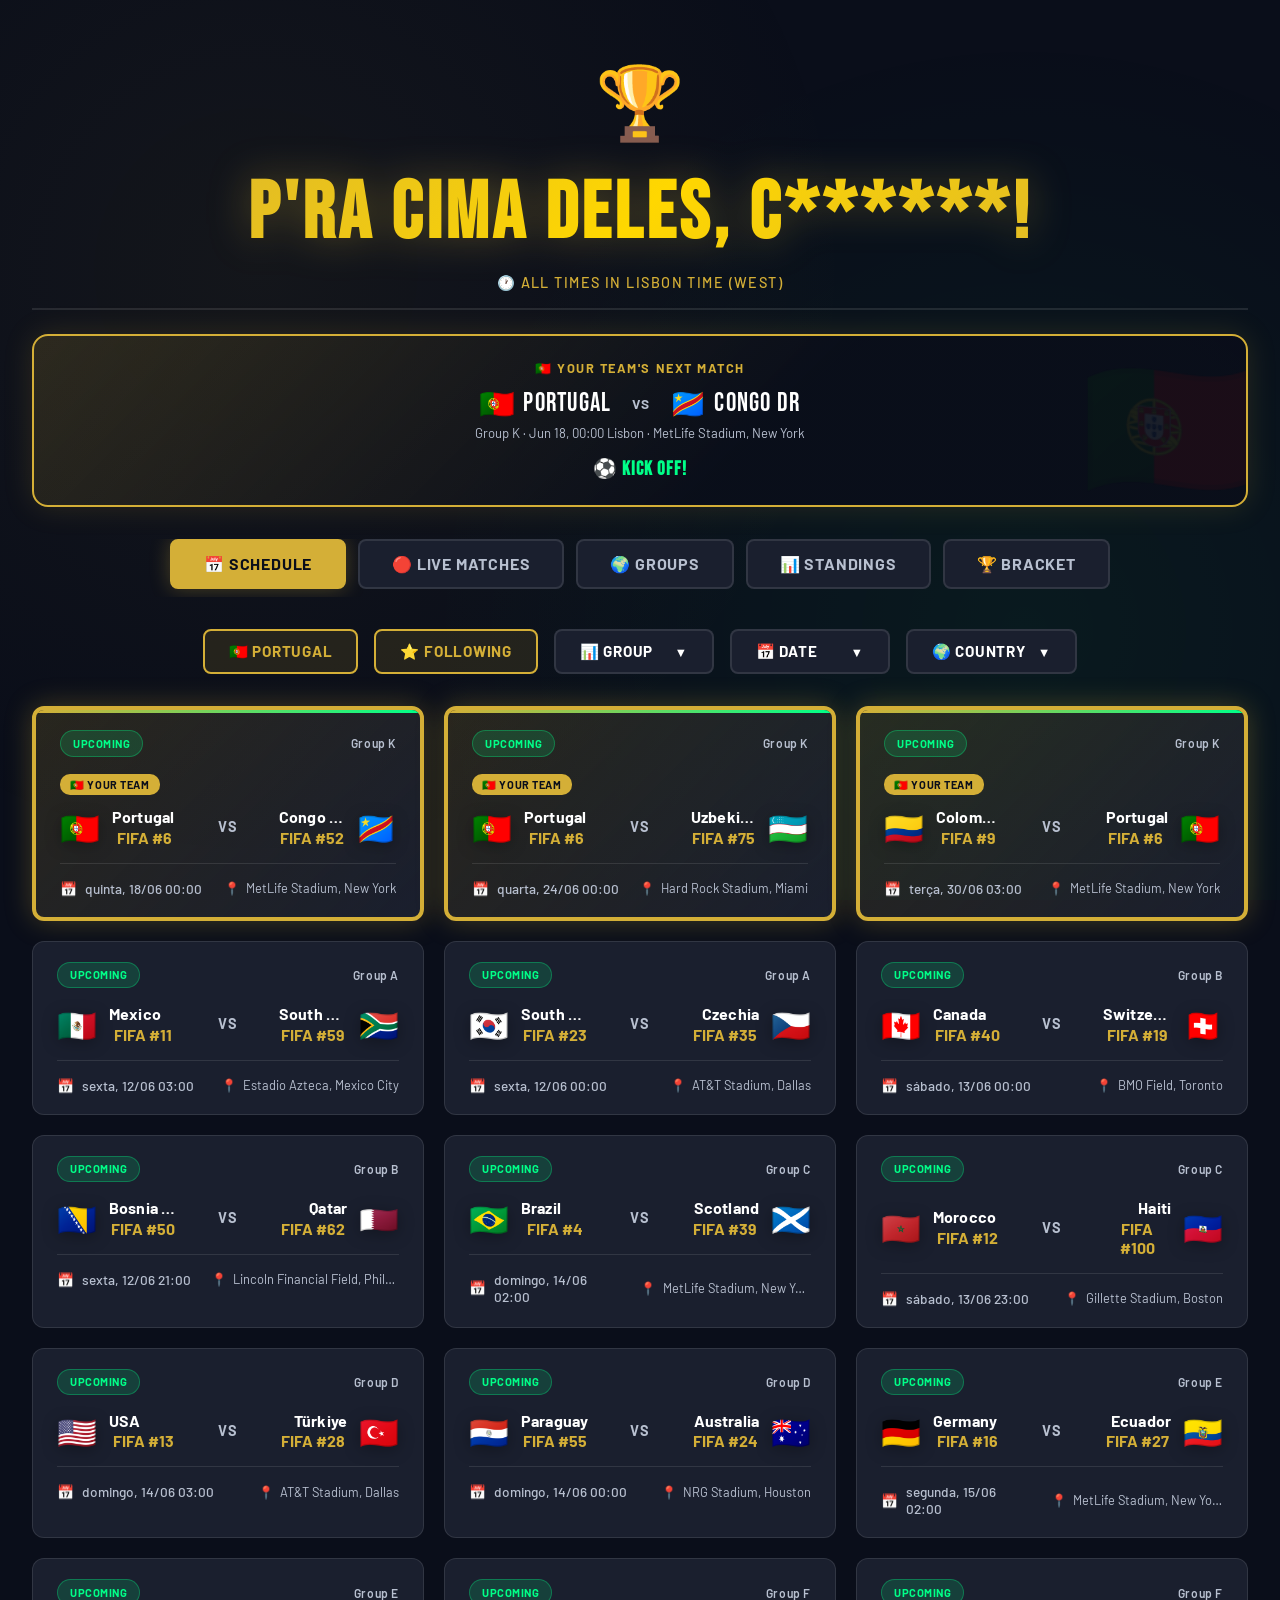
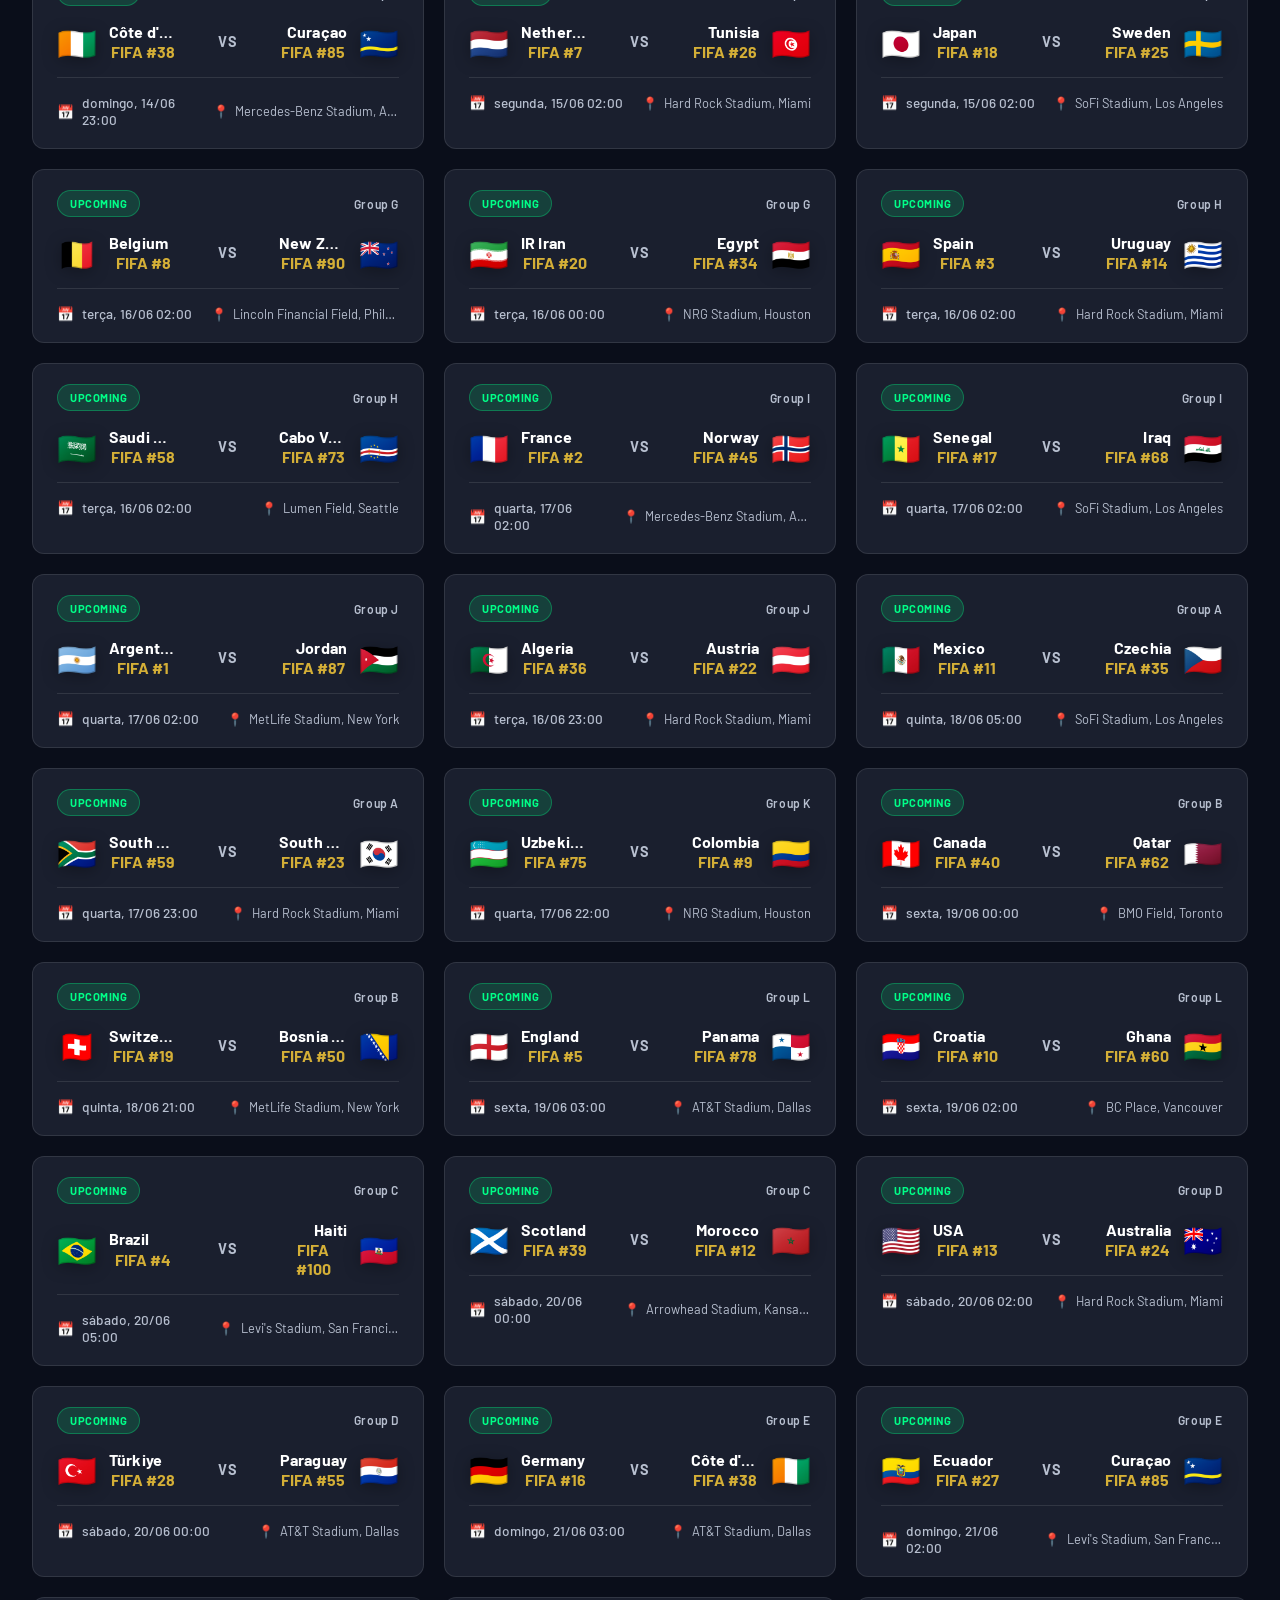
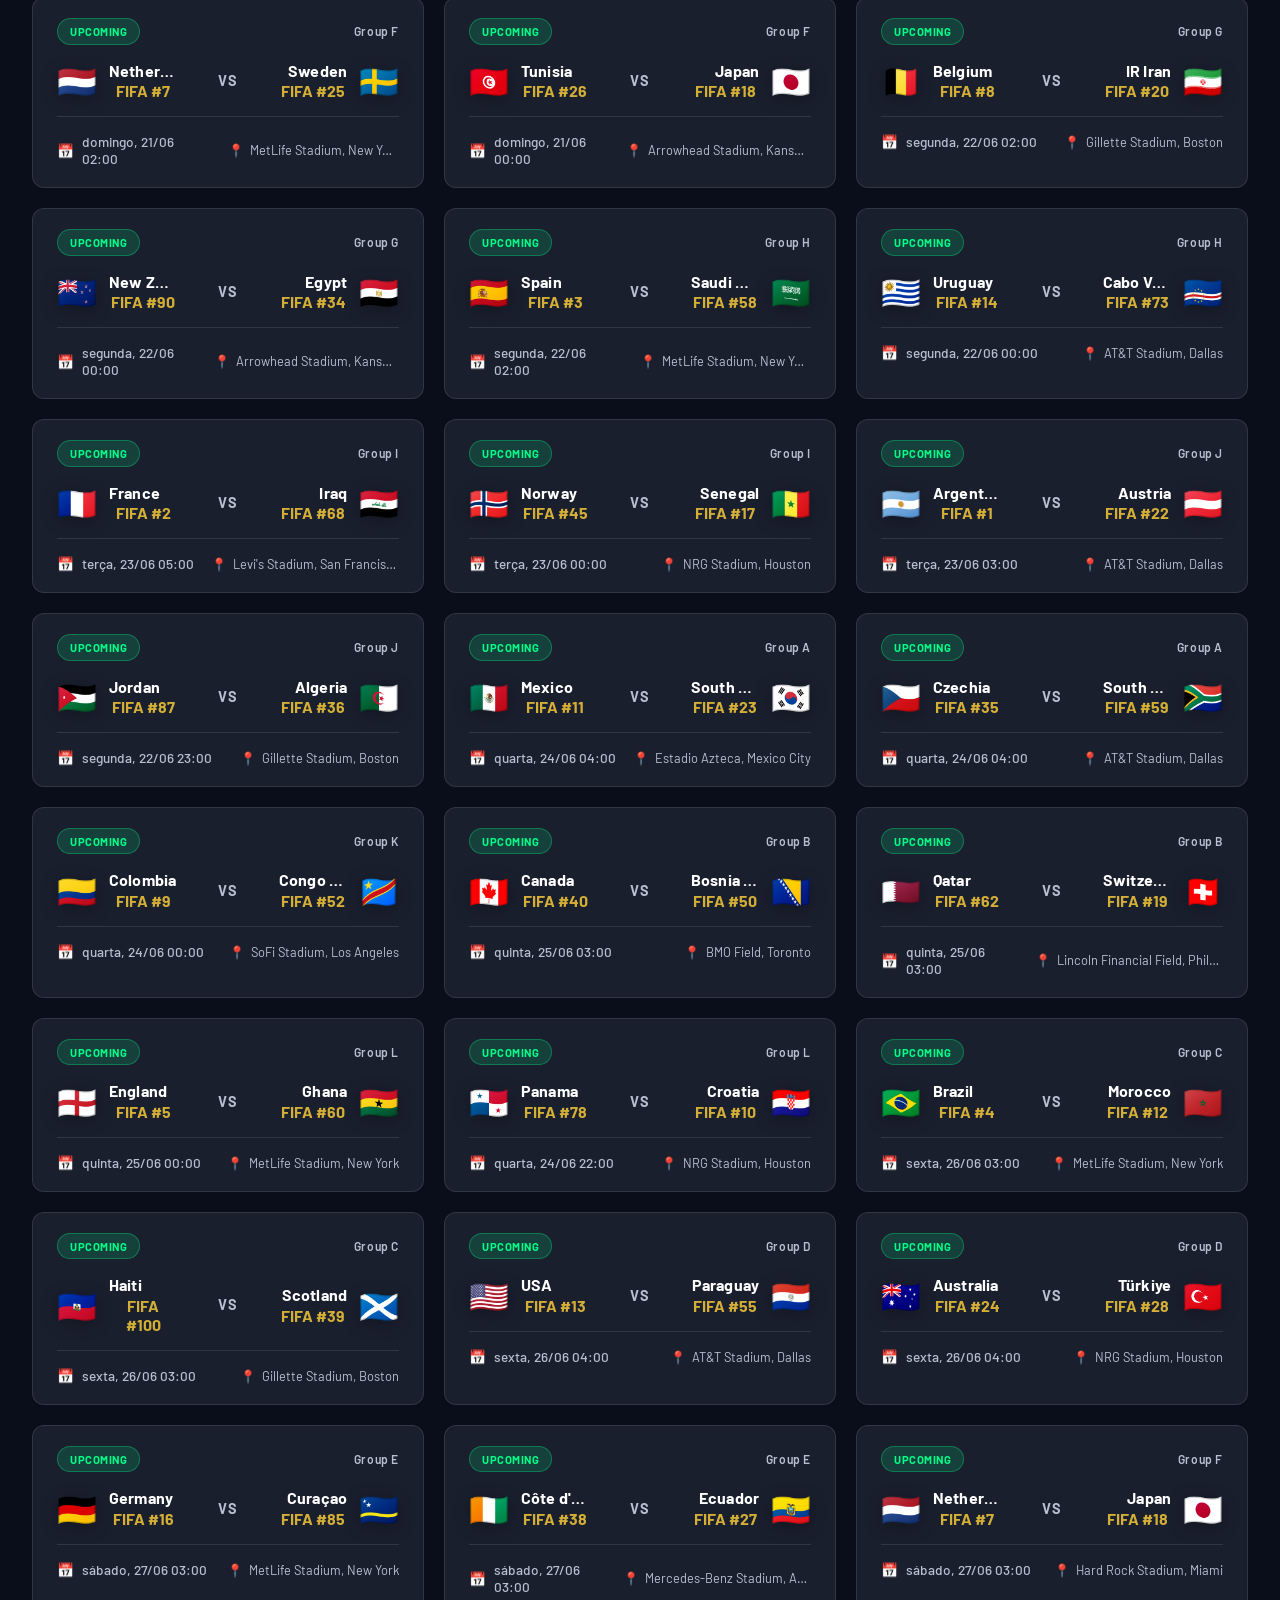
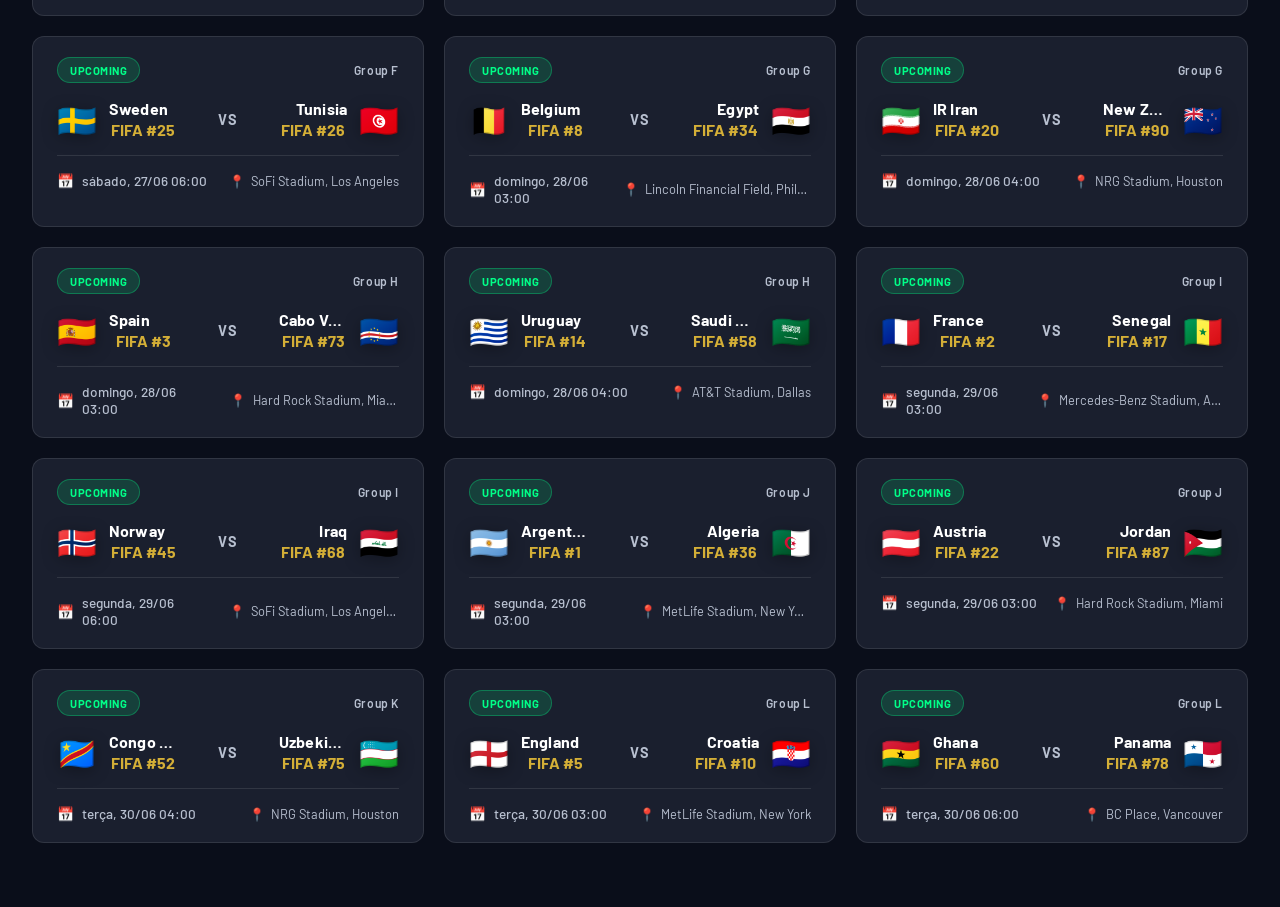
<file: index.html>
<!DOCTYPE html>
<html lang="en">
<head>
  <meta charset="UTF-8">
  <meta name="viewport" content="width=device-width, initial-scale=1.0">
  <title>P'ra Cima Deles, C******! | World Cup 2026</title>
  <link rel="stylesheet" href="style.css">
</head>
<body>
  <div class="container">
    <header>
      <div class="trophy">🏆</div>
      <h1>P'ra Cima Deles, C******!</h1>
      <p class="subtitle" style="font-size: 0.9rem; margin-top: 0.5rem; color: var(--accent-gold);">
        🕐 All times in Lisbon Time (WEST)
      </p>
    </header>

    <!-- Portugal Hero -->
    <div class="portugal-hero" id="portugalHero">
      <div class="hero-label">🇵🇹 Your Team's Next Match</div>
      <div class="hero-match">
        <div class="hero-team">
          <span class="hero-flag">🇵🇹</span>
          <span class="hero-team-name">Portugal</span>
        </div>
        <span class="hero-vs">VS</span>
        <div class="hero-team">
          <span class="hero-flag">🇨🇩</span>
          <span class="hero-team-name">Congo DR</span>
        </div>
      </div>
      <div class="hero-info">Group K · Jun 18, 00:00 Lisbon · MetLife Stadium, New York</div>
      <div class="hero-countdown" id="heroCountdown">
        <div class="countdown-unit"><span class="countdown-value" id="countDays">--</span><span class="countdown-label">Days</span></div>
        <span class="countdown-sep">:</span>
        <div class="countdown-unit"><span class="countdown-value" id="countHours">--</span><span class="countdown-label">Hours</span></div>
        <span class="countdown-sep">:</span>
        <div class="countdown-unit"><span class="countdown-value" id="countMins">--</span><span class="countdown-label">Mins</span></div>
        <span class="countdown-sep">:</span>
        <div class="countdown-unit"><span class="countdown-value" id="countSecs">--</span><span class="countdown-label">Secs</span></div>
      </div>
    </div>

    <nav class="nav-tabs">
      <button class="tab-btn active" data-tab="schedule">📅 Schedule</button>
      <button class="tab-btn" data-tab="live">🔴 Live Matches</button>
      <button class="tab-btn" data-tab="groups">🌍 Groups</button>
      <button class="tab-btn" data-tab="standings">📊 Standings</button>
      <button class="tab-btn" data-tab="bracket">🏆 Bracket</button>
    </nav>

    <!-- Filters -->
    <div class="filters-container" id="filtersContainer">
      <div class="active-filters" id="activeFilters" style="display: none; margin-bottom: 1rem; padding: 0.75rem 1rem; background: rgba(212, 175, 55, 0.1); border: 1px solid rgba(212, 175, 55, 0.3); border-radius: 8px;">
        <div style="font-size: 0.85rem; color: var(--accent-gold); margin-bottom: 0.5rem; font-weight: 700; text-transform: uppercase; letter-spacing: 0.05em;">Active Filters:</div>
        <div id="filterBadges" style="display: flex; gap: 0.75rem; flex-wrap: wrap;"></div>
      </div>

      <div class="filter-dropdown">
        <button class="filter-toggle portugal-only-btn" id="portugalOnlyBtn" aria-pressed="false">
          🇵🇹 Portugal
        </button>
      </div>

      <div class="filter-dropdown">
        <button class="filter-toggle portugal-only-btn" id="myTeamsBtn" aria-pressed="false">
          ⭐ Following
        </button>
      </div>

      <div class="filter-dropdown">
        <button class="filter-toggle" id="groupToggle" aria-haspopup="listbox" aria-expanded="false" aria-controls="groupMenu">
          <span>📊 Group</span>
          <span class="dropdown-arrow">▼</span>
        </button>
        <div class="dropdown-menu" id="groupMenu">
          <button class="dropdown-item active" data-filter="all">All Groups</button>
          <button class="dropdown-item" data-filter="A">Group A</button>
          <button class="dropdown-item" data-filter="B">Group B</button>
          <button class="dropdown-item" data-filter="C">Group C</button>
          <button class="dropdown-item" data-filter="D">Group D</button>
          <button class="dropdown-item" data-filter="E">Group E</button>
          <button class="dropdown-item" data-filter="F">Group F</button>
          <button class="dropdown-item" data-filter="G">Group G</button>
          <button class="dropdown-item" data-filter="H">Group H</button>
          <button class="dropdown-item" data-filter="I">Group I</button>
          <button class="dropdown-item" data-filter="J">Group J</button>
          <button class="dropdown-item" data-filter="K">Group K 🇵🇹 (Portugal)</button>
          <button class="dropdown-item" data-filter="L">Group L</button>
        </div>
      </div>

      <div class="filter-dropdown">
        <button class="filter-toggle" id="dateToggle" aria-haspopup="listbox" aria-expanded="false" aria-controls="dateMenu">
          <span>📅 Date</span>
          <span class="dropdown-arrow">▼</span>
        </button>
        <div class="dropdown-menu" id="dateMenu">
          <button class="dropdown-item active" data-filter-date="all">All Dates</button>
          <button class="dropdown-item" data-filter-date="2026-06-11">Jun 11</button>
          <button class="dropdown-item" data-filter-date="2026-06-12">Jun 12</button>
          <button class="dropdown-item" data-filter-date="2026-06-13">Jun 13</button>
          <button class="dropdown-item" data-filter-date="2026-06-14">Jun 14</button>
          <button class="dropdown-item" data-filter-date="2026-06-15">Jun 15</button>
          <button class="dropdown-item" data-filter-date="2026-06-16">Jun 16</button>
          <button class="dropdown-item" data-filter-date="2026-06-17">Jun 17 🇵🇹</button>
          <button class="dropdown-item" data-filter-date="2026-06-18">Jun 18</button>
          <button class="dropdown-item" data-filter-date="2026-06-19">Jun 19</button>
          <button class="dropdown-item" data-filter-date="2026-06-20">Jun 20</button>
          <button class="dropdown-item" data-filter-date="2026-06-21">Jun 21</button>
          <button class="dropdown-item" data-filter-date="2026-06-22">Jun 22</button>
          <button class="dropdown-item" data-filter-date="2026-06-23">Jun 23 🇵🇹</button>
          <button class="dropdown-item" data-filter-date="2026-06-24">Jun 24</button>
          <button class="dropdown-item" data-filter-date="2026-06-25">Jun 25</button>
          <button class="dropdown-item" data-filter-date="2026-06-26">Jun 26</button>
          <button class="dropdown-item" data-filter-date="2026-06-27">Jun 27</button>
          <button class="dropdown-item" data-filter-date="2026-06-28">Jun 28</button>
          <button class="dropdown-item" data-filter-date="2026-06-29">Jun 29 🇵🇹</button>
        </div>
      </div>

      <div class="filter-dropdown">
        <button class="filter-toggle" id="countryToggle" aria-haspopup="listbox" aria-expanded="false" aria-controls="countryMenu">
          <span>🌍 Country</span>
          <span class="dropdown-arrow">▼</span>
        </button>
        <div class="dropdown-menu" id="countryMenu">
          <button class="dropdown-item active" data-filter-country="all">All Countries</button>
          <button class="dropdown-item" data-filter-country="POR">🇵🇹 Portugal</button>
          <!-- Group A -->
          <button class="dropdown-item" data-filter-country="MEX">🇲🇽 Mexico</button>
          <button class="dropdown-item" data-filter-country="RSA">🇿🇦 South Africa</button>
          <button class="dropdown-item" data-filter-country="KOR">🇰🇷 South Korea</button>
          <button class="dropdown-item" data-filter-country="CZE">🇨🇿 Czechia</button>
          <!-- Group B -->
          <button class="dropdown-item" data-filter-country="CAN">🇨🇦 Canada</button>
          <button class="dropdown-item" data-filter-country="BIH">🇧🇦 Bosnia & Herz.</button>
          <button class="dropdown-item" data-filter-country="QAT">🇶🇦 Qatar</button>
          <button class="dropdown-item" data-filter-country="SUI">🇨🇭 Switzerland</button>
          <!-- Group C -->
          <button class="dropdown-item" data-filter-country="BRA">🇧🇷 Brazil</button>
          <button class="dropdown-item" data-filter-country="MAR">🇲🇦 Morocco</button>
          <button class="dropdown-item" data-filter-country="HTI">🇭🇹 Haiti</button>
          <button class="dropdown-item" data-filter-country="SCO">🏴󠁧󠁢󠁳󠁣󠁴󠁿 Scotland</button>
          <!-- Group D -->
          <button class="dropdown-item" data-filter-country="US">🇺🇸 USA</button>
          <button class="dropdown-item" data-filter-country="PAR">🇵🇾 Paraguay</button>
          <button class="dropdown-item" data-filter-country="AUS">🇦🇺 Australia</button>
          <button class="dropdown-item" data-filter-country="TUR">🇹🇷 Türkiye</button>
          <!-- Group E -->
          <button class="dropdown-item" data-filter-country="GER">🇩🇪 Germany</button>
          <button class="dropdown-item" data-filter-country="CUW">🇨🇼 Curaçao</button>
          <button class="dropdown-item" data-filter-country="CIV">🇨🇮 Côte d'Ivoire</button>
          <button class="dropdown-item" data-filter-country="ECU">🇪🇨 Ecuador</button>
          <!-- Group F -->
          <button class="dropdown-item" data-filter-country="NED">🇳🇱 Netherlands</button>
          <button class="dropdown-item" data-filter-country="JPN">🇯🇵 Japan</button>
          <button class="dropdown-item" data-filter-country="SWE">🇸🇪 Sweden</button>
          <button class="dropdown-item" data-filter-country="TUN">🇹🇳 Tunisia</button>
          <!-- Group G -->
          <button class="dropdown-item" data-filter-country="BEL">🇧🇪 Belgium</button>
          <button class="dropdown-item" data-filter-country="EGY">🇪🇬 Egypt</button>
          <button class="dropdown-item" data-filter-country="IRN">🇮🇷 IR Iran</button>
          <button class="dropdown-item" data-filter-country="NZL">🇳🇿 New Zealand</button>
          <!-- Group H -->
          <button class="dropdown-item" data-filter-country="ESP">🇪🇸 Spain</button>
          <button class="dropdown-item" data-filter-country="CPV">🇨🇻 Cabo Verde</button>
          <button class="dropdown-item" data-filter-country="KSA">🇸🇦 Saudi Arabia</button>
          <button class="dropdown-item" data-filter-country="URU">🇺🇾 Uruguay</button>
          <!-- Group I -->
          <button class="dropdown-item" data-filter-country="FRA">🇫🇷 France</button>
          <button class="dropdown-item" data-filter-country="SEN">🇸🇳 Senegal</button>
          <button class="dropdown-item" data-filter-country="IRQ">🇮🇶 Iraq</button>
          <button class="dropdown-item" data-filter-country="NOR">🇳🇴 Norway</button>
          <!-- Group J -->
          <button class="dropdown-item" data-filter-country="ARG">🇦🇷 Argentina</button>
          <button class="dropdown-item" data-filter-country="ALG">🇩🇿 Algeria</button>
          <button class="dropdown-item" data-filter-country="AUT">🇦🇹 Austria</button>
          <button class="dropdown-item" data-filter-country="JOR">🇯🇴 Jordan</button>
          <!-- Group K -->
          <button class="dropdown-item" data-filter-country="COD">🇨🇩 Congo DR</button>
          <button class="dropdown-item" data-filter-country="UZB">🇺🇿 Uzbekistan</button>
          <button class="dropdown-item" data-filter-country="COL">🇨🇴 Colombia</button>
          <!-- Group L -->
          <button class="dropdown-item" data-filter-country="ENG">🏴󠁧󠁢󠁥󠁮󠁧󠁿 England</button>
          <button class="dropdown-item" data-filter-country="CRO">🇭🇷 Croatia</button>
          <button class="dropdown-item" data-filter-country="GHA">🇬🇭 Ghana</button>
          <button class="dropdown-item" data-filter-country="PAN">🇵🇦 Panama</button>
        </div>
      </div>
    </div>

    <div id="schedule" class="tab-content active">
      <div class="matches-grid" id="scheduleMatches">
        <div class="loading">
          <div class="spinner"></div>
          <p>Loading World Cup matches...</p>
        </div>
      </div>
    </div>

    <div id="live" class="tab-content">
      <div class="matches-grid" id="liveMatches">
        <div class="loading">
          <div class="spinner"></div>
          <p>Checking for live matches...</p>
        </div>
      </div>
    </div>

    <div id="groups" class="tab-content">
      <div class="groups-container" id="groupsContainer"></div>
    </div>

    <div id="standings" class="tab-content">
      <div id="standingsContainer"></div>
    </div>

    <div id="bracket" class="tab-content">
      <div id="bracketContainer"></div>
    </div>
  </div>

  <!-- Country/Match Modal -->
  <div id="countryModal" class="modal" role="dialog" aria-modal="true" aria-labelledby="modalTitle">
    <div class="modal-content">
      <button class="modal-close" onclick="closeModal()" aria-label="Close">×</button>
      <div id="countryDetails"></div>
    </div>
  </div>

  <div id="mobileOverlay" class="mobile-overlay"></div>
  <script src="script.js"></script>
</body>
</html>
</file>
<file: style.css>
@import url('https://fonts.googleapis.com/css2?family=Bebas+Neue&family=Barlow:wght@400;500;600;700;800&display=swap');

:root {
  --bg-primary: #0a0e1a;
  --bg-secondary: #141824;
  --bg-card: #1a1f2e;
  --accent-gold: #d4af37;
  --accent-green: #00ff88;
  --accent-red: #ff3366;
  --text-primary: #ffffff;
  --text-secondary: #b8c0d0;
  --border: rgba(255, 255, 255, 0.1);
  --glow: rgba(212, 175, 55, 0.3);
}

* {
  margin: 0;
  padding: 0;
  box-sizing: border-box;
}

body {
  font-family: 'Barlow', sans-serif;
  background: var(--bg-primary);
  color: var(--text-primary);
  overflow-x: hidden;
  position: relative;
}

body::before {
  content: '';
  position: fixed;
  top: 0;
  left: 0;
  right: 0;
  bottom: 0;
  background:
    radial-gradient(circle at 20% 30%, rgba(212, 175, 55, 0.05) 0%, transparent 50%),
    radial-gradient(circle at 80% 70%, rgba(0, 255, 136, 0.05) 0%, transparent 50%);
  pointer-events: none;
  z-index: 0;
}

.container {
  max-width: 1400px;
  margin: 0 auto;
  padding: 2rem;
  position: relative;
  z-index: 1;
}

/* Header */
header {
  text-align: center;
  margin-bottom: 1.5rem;
  padding: 1.5rem 0 1rem;
  border-bottom: 2px solid var(--border);
  position: relative;
}

.trophy {
  font-size: 4.5rem;
  margin-bottom: 1.5rem;
  animation: float 3s ease-in-out infinite;
  display: inline-block;
}

@keyframes float {
  0%, 100% { transform: translateY(0px); }
  50% { transform: translateY(-12px); }
}

h1 {
  font-family: 'Bebas Neue', sans-serif;
  font-size: 5rem;
  letter-spacing: 0.05em;
  background: linear-gradient(135deg, var(--accent-gold) 0%, #ffd700 50%, var(--accent-gold) 100%);
  -webkit-background-clip: text;
  -webkit-text-fill-color: transparent;
  background-clip: text;
  margin-bottom: 1rem;
  filter: drop-shadow(0 0 20px rgba(212, 175, 55, 0.35));
  animation: slideDownH1 0.8s ease-out;
  line-height: 1.1;
}

@keyframes slideDownH1 {
  from {
    opacity: 0;
    transform: translateY(-30px);
  }
  to {
    opacity: 1;
    transform: translateY(0);
  }
}

.subtitle {
  font-size: 1.1rem;
  color: var(--text-secondary);
  font-weight: 500;
  letter-spacing: 0.1em;
  text-transform: uppercase;
}

/* Navigation */
.nav-tabs {
  display: flex;
  gap: 0.75rem;
  justify-content: center;
  margin-bottom: 2rem;
  overflow-x: auto;
  flex-wrap: nowrap;
  -webkit-overflow-scrolling: touch;
  scrollbar-width: none;
  padding-bottom: 0.5rem;
}

.nav-tabs::-webkit-scrollbar {
  display: none;
}

.tab-btn {
  background: var(--bg-card);
  border: 2px solid var(--border);
  color: var(--text-secondary);
  padding: 0.8rem 2rem;
  border-radius: 8px;
  cursor: pointer;
  font-family: 'Barlow', sans-serif;
  font-size: 1rem;
  font-weight: 700;
  text-transform: uppercase;
  letter-spacing: 0.05em;
  transition: all 0.3s ease;
  position: relative;
  overflow: hidden;
}

.tab-btn::before {
  content: '';
  position: absolute;
  top: 0;
  left: -100%;
  width: 100%;
  height: 100%;
  background: linear-gradient(90deg, transparent, rgba(212, 175, 55, 0.2), transparent);
  transition: left 0.5s ease;
}

.tab-btn:hover::before {
  left: 100%;
}

.tab-btn:hover {
  border-color: var(--accent-gold);
  color: var(--accent-gold);
  transform: translateY(-2px);
}

.tab-btn.active {
  background: var(--accent-gold);
  border-color: var(--accent-gold);
  color: var(--bg-primary);
  box-shadow: 0 0 20px var(--glow);
}

/* Filters - Compact Dropdowns */
.filters-container {
  display: flex;
  gap: 1rem;
  margin-bottom: 2rem;
  flex-wrap: wrap;
  justify-content: center;
}

.active-filters {
  width: 100%;
}

#filterBadges {
  display: flex;
  gap: 0.75rem;
  flex-wrap: wrap;
}

.filter-badge {
  display: inline-flex;
  align-items: center;
  gap: 0.5rem;
  background: var(--accent-gold);
  color: var(--bg-primary);
  padding: 0.4rem 0.9rem;
  border-radius: 16px;
  font-size: 0.85rem;
  font-weight: 600;
  cursor: pointer;
  transition: all 0.2s ease;
}

.filter-badge:hover {
  transform: scale(1.05);
  box-shadow: 0 4px 12px rgba(212, 175, 55, 0.3);
}

.filter-badge-close {
  font-weight: 700;
  margin-left: 0.25rem;
  opacity: 0.8;
}

.filter-dropdown {
  position: relative;
}

.filter-toggle {
  background: var(--bg-card);
  border: 2px solid var(--border);
  color: var(--text-primary);
  padding: 0.7rem 1.5rem;
  border-radius: 8px;
  cursor: pointer;
  font-family: 'Barlow', sans-serif;
  font-size: 0.95rem;
  font-weight: 700;
  text-transform: uppercase;
  letter-spacing: 0.05em;
  transition: all 0.3s ease;
  display: flex;
  align-items: center;
  gap: 0.75rem;
  min-width: 160px;
  justify-content: space-between;
}

.filter-toggle:hover {
  border-color: var(--accent-gold);
  color: var(--accent-gold);
  transform: translateY(-2px);
}

.filter-toggle.active {
  background: var(--accent-gold);
  border-color: var(--accent-gold);
  color: var(--bg-primary);
}

.dropdown-arrow {
  font-size: 0.8rem;
  transition: transform 0.3s ease;
}

.filter-toggle.active .dropdown-arrow {
  transform: rotate(180deg);
}

.dropdown-menu {
  display: none;
  position: absolute;
  top: 100%;
  left: 0;
  background: var(--bg-card);
  border: 2px solid var(--accent-gold);
  border-radius: 8px;
  margin-top: 0.5rem;
  min-width: 200px;
  max-height: 400px;
  overflow-y: auto;
  z-index: 100;
  box-shadow: 0 10px 30px rgba(0, 0, 0, 0.5);
}

.dropdown-menu.active {
  display: block;
  animation: slideDown 0.2s ease-out;
}

@keyframes slideDown {
  from {
    opacity: 0;
    transform: translateY(-10px);
  }
  to {
    opacity: 1;
    transform: translateY(0);
  }
}

.dropdown-item {
  display: block;
  width: 100%;
  padding: 0.8rem 1.2rem;
  background: none;
  border: none;
  color: var(--text-secondary);
  text-align: left;
  cursor: pointer;
  font-family: 'Barlow', sans-serif;
  font-size: 0.9rem;
  transition: all 0.2s ease;
  font-weight: 500;
}

.dropdown-item:hover {
  background: rgba(212, 175, 55, 0.1);
  color: var(--accent-gold);
  padding-left: 1.5rem;
}

.dropdown-item.active {
  background: rgba(212, 175, 55, 0.2);
  color: var(--accent-gold);
  font-weight: 700;
  border-left: 3px solid var(--accent-gold);
  padding-left: 1.2rem;
}

.tab-content {
  display: none;
}

.tab-content.active {
  display: block;
  animation: fadeIn 0.5s ease-out;
}

@keyframes fadeIn {
  from { opacity: 0; transform: translateY(20px); }
  to { opacity: 1; transform: translateY(0); }
}

/* Match Cards */
.matches-grid {
  display: grid;
  grid-template-columns: repeat(auto-fill, minmax(380px, 1fr));
  gap: 1.25rem;
  margin-bottom: 2rem;
}

.match-card {
  background: var(--bg-card);
  border: 1px solid var(--border);
  border-radius: 12px;
  padding: 1.25rem 1.5rem;
  transition: all 0.3s ease;
  cursor: pointer;
  position: relative;
  overflow: hidden;
}

.match-card.portugal-match {
  border: 4px solid var(--accent-gold);
  background: linear-gradient(135deg, rgba(212, 175, 55, 0.15) 0%, var(--bg-card) 100%);
  box-shadow: 0 0 28px rgba(212, 175, 55, 0.28);
}

.portugal-badge {
  display: inline-block;
  background: var(--accent-gold);
  color: var(--bg-primary);
  font-size: 0.68rem;
  font-weight: 700;
  text-transform: uppercase;
  letter-spacing: 0.05em;
  padding: 0.2rem 0.65rem;
  border-radius: 10px;
  margin-bottom: 0.75rem;
}

.match-card.portugal-match::before {
  transform: scaleX(1);
}

.match-card::before {
  content: '';
  position: absolute;
  top: 0;
  left: 0;
  right: 0;
  height: 3px;
  background: linear-gradient(90deg, var(--accent-gold), var(--accent-green));
  transform: scaleX(0);
  transition: transform 0.3s ease;
}

.match-card:hover::before {
  transform: scaleX(1);
}

.match-card:hover {
  transform: translateY(-3px);
  border-color: var(--accent-gold);
  box-shadow: 0 10px 25px rgba(0, 0, 0, 0.5);
}

.match-header {
  display: flex;
  justify-content: space-between;
  align-items: center;
  margin-bottom: 1rem;
}

.match-status {
  display: inline-flex;
  align-items: center;
  gap: 0.4rem;
  padding: 0.35rem 0.75rem;
  border-radius: 20px;
  font-size: 0.7rem;
  font-weight: 700;
  text-transform: uppercase;
  letter-spacing: 0.05em;
}

.status-live {
  background: var(--accent-red);
  color: white;
  animation: pulse 2s ease-in-out infinite;
}

.status-live::before {
  content: '●';
  font-size: 0.5rem;
  animation: blink 1s ease-in-out infinite;
}

@keyframes blink {
  0%, 100% { opacity: 1; }
  50% { opacity: 0.3; }
}

@keyframes pulse {
  0%, 100% { opacity: 1; }
  50% { opacity: 0.85; }
}

.status-upcoming {
  background: rgba(0, 255, 136, 0.15);
  color: var(--accent-green);
  border: 1px solid rgba(0, 255, 136, 0.3);
}

.status-finished {
  background: rgba(160, 168, 184, 0.15);
  color: var(--text-secondary);
  border: 1px solid rgba(160, 168, 184, 0.3);
}

.match-group {
  font-size: 0.75rem;
  color: var(--text-secondary);
  font-weight: 600;
  letter-spacing: 0.05em;
}

/* Compact horizontal team layout */
.match-teams {
  display: flex;
  align-items: center;
  justify-content: space-between;
  gap: 1rem;
  margin-bottom: 1rem;
}

.team {
  display: flex;
  align-items: center;
  gap: 0.75rem;
  flex: 1;
  min-width: 0;
}

.team-right {
  flex-direction: row-reverse;
  text-align: right;
}

.team-flag {
  font-size: 2rem;
  filter: drop-shadow(0 3px 8px rgba(0, 0, 0, 0.3));
  line-height: 1;
  flex-shrink: 0;
}

.team-info {
  min-width: 0;
  flex: 1;
}

.team-name {
  font-weight: 700;
  font-size: 1rem;
  letter-spacing: 0.01em;
  line-height: 1.3;
  white-space: nowrap;
  overflow: hidden;
  text-overflow: ellipsis;
}

.team-rank {
  font-size: 0.75rem;
  color: var(--text-secondary);
  font-weight: 500;
}

.match-center {
  display: flex;
  align-items: center;
  justify-content: center;
  gap: 0.75rem;
  min-width: 70px;
}

.score {
  font-family: 'Bebas Neue', sans-serif;
  font-size: 2rem;
  color: var(--accent-gold);
  line-height: 1;
  min-width: 30px;
  text-align: center;
  text-shadow: 0 2px 6px rgba(212, 175, 55, 0.3);
}

.match-vs {
  font-size: 0.9rem;
  color: var(--text-secondary);
  font-weight: 700;
  letter-spacing: 0.05em;
}

.match-info {
  display: flex;
  justify-content: space-between;
  align-items: center;
  gap: 1rem;
  padding-top: 1rem;
  border-top: 1px solid var(--border);
  font-size: 0.85rem;
  color: var(--text-secondary);
}

.match-time {
  display: flex;
  align-items: center;
  gap: 0.5rem;
  font-weight: 500;
}

.match-time-icon {
  color: var(--accent-gold);
  font-size: 0.85rem;
}

.match-venue {
  display: flex;
  align-items: flex-start;
  gap: 0.4rem;
  font-size: 0.8rem;
  max-width: 55%;
  overflow: hidden;
  text-overflow: ellipsis;
  white-space: nowrap;
}

.match-venue span:last-child {
  overflow: hidden;
  text-overflow: ellipsis;
  white-space: nowrap;
}

/* Country Details Modal */
.modal {
  display: none;
  position: fixed;
  top: 0;
  left: 0;
  right: 0;
  bottom: 0;
  background: rgba(0, 0, 0, 0.85);
  backdrop-filter: blur(10px);
  z-index: 1000;
  padding: 2rem;
  overflow-y: auto;
}

.modal.active {
  display: flex;
  align-items: center;
  justify-content: center;
  animation: fadeIn 0.3s ease-out;
}

.modal-content {
  background: var(--bg-card);
  border: 2px solid var(--accent-gold);
  border-radius: 16px;
  max-width: 1000px;
  width: 100%;
  padding: 2.5rem;
  position: relative;
  box-shadow: 0 20px 60px rgba(0, 0, 0, 0.5);
  animation: slideUp 0.3s ease-out;
  max-height: 90vh;
  overflow-y: auto;
}

.team-details {
  padding: 1rem;
}

@keyframes slideUp {
  from {
    opacity: 0;
    transform: translateY(50px);
  }
  to {
    opacity: 1;
    transform: translateY(0);
  }
}

.modal-close {
  position: absolute;
  top: 1rem;
  right: 1rem;
  background: none;
  border: none;
  color: var(--text-secondary);
  font-size: 2rem;
  cursor: pointer;
  transition: all 0.3s ease;
  width: 40px;
  height: 40px;
  display: flex;
  align-items: center;
  justify-content: center;
  border-radius: 8px;
}

.modal-close:hover {
  background: rgba(255, 255, 255, 0.1);
  color: var(--accent-red);
  transform: rotate(90deg);
}

.country-header {
  text-align: center;
  margin-bottom: 2rem;
}

.country-flag-large {
  font-size: 5rem;
  margin-bottom: 1rem;
  display: inline-block;
  animation: float 3s ease-in-out infinite;
}

.country-name {
  font-family: 'Bebas Neue', sans-serif;
  font-size: 3rem;
  color: var(--accent-gold);
  margin-bottom: 0.5rem;
}

.fact-section {
  margin-bottom: 1.5rem;
}

.fact-title {
  font-size: 0.9rem;
  color: var(--text-secondary);
  text-transform: uppercase;
  letter-spacing: 0.1em;
  margin-bottom: 0.5rem;
  font-weight: 600;
}

.fact-value {
  font-size: 1.1rem;
  color: var(--text-primary);
  line-height: 1.6;
}

.fun-facts {
  background: rgba(212, 175, 55, 0.1);
  border-left: 3px solid var(--accent-gold);
  padding: 1rem;
  border-radius: 8px;
  margin-top: 1.5rem;
}

.fun-facts ul {
  list-style: none;
  margin-top: 0.5rem;
}

.fun-facts li {
  padding: 0.5rem 0;
  padding-left: 1.5rem;
  position: relative;
}

.fun-facts li::before {
  content: '⚽';
  position: absolute;
  left: 0;
}

/* Groups */
.groups-container {
  display: grid;
  grid-template-columns: repeat(auto-fill, minmax(320px, 1fr));
  gap: 2rem;
}

.group-card {
  background: var(--bg-card);
  border: 1px solid var(--border);
  border-radius: 16px;
  padding: 2rem;
  transition: all 0.3s ease;
}

.group-card:hover {
  border-color: var(--accent-gold);
  transform: translateY(-5px);
  box-shadow: 0 10px 30px rgba(0, 0, 0, 0.4);
}

.group-title {
  font-family: 'Bebas Neue', sans-serif;
  font-size: 2.5rem;
  color: var(--accent-gold);
  margin-bottom: 1.5rem;
  text-align: center;
  letter-spacing: 0.05em;
  padding-bottom: 1rem;
  border-bottom: 2px solid var(--border);
}

.team-list {
  list-style: none;
}

.team-item {
  display: grid;
  grid-template-columns: 30px 2rem 1fr auto;
  align-items: center;
  gap: 1rem;
  padding: 1rem;
  margin-bottom: 0.75rem;
  background: rgba(255, 255, 255, 0.03);
  border-radius: 10px;
  transition: all 0.3s ease;
  cursor: pointer;
}

.team-item:hover {
  background: rgba(212, 175, 55, 0.1);
  transform: translateX(8px);
  border-left: 3px solid var(--accent-gold);
}

.team-rank {
  font-weight: 700;
  color: var(--accent-gold);
  font-size: 1rem;
  text-align: center;
}

.team-flag-small {
  font-size: 1.8rem;
  line-height: 1;
}

.team-stats {
  font-size: 0.85rem;
  color: var(--text-secondary);
  font-weight: 600;
  text-align: right;
}

/* Responsive */
@media (max-width: 1024px) {
  .matches-grid {
    grid-template-columns: repeat(auto-fill, minmax(340px, 1fr));
  }
}

@media (max-width: 768px) {
  h1 {
    font-size: 3rem;
  }

  .trophy {
    font-size: 3rem;
  }

  header {
    margin-bottom: 2rem;
    padding: 2rem 0 1.5rem;
  }

  .container {
    padding: 1rem;
  }

  .matches-grid {
    grid-template-columns: 1fr;
    gap: 1rem;
  }

  .match-card {
    padding: 1rem 1.25rem;
  }

  .team-name {
    font-size: 0.95rem;
  }

  .team-flag {
    font-size: 1.8rem;
  }

  .score {
    font-size: 1.8rem;
  }

  .groups-container {
    grid-template-columns: 1fr;
    gap: 1.5rem;
  }

  .group-card {
    padding: 1.5rem;
  }

  .modal-content {
    padding: 1.5rem 1.75rem;
    margin: 1rem;
  }

  .team-details {
    padding: 1.5rem;
  }

  .modal-teams-grid {
    grid-template-columns: 1fr;
    gap: 1.5rem;
  }

  .nav-tabs {
    gap: 0.5rem;
    justify-content: flex-start;
  }

  .tab-btn {
    padding: 0.7rem 1.2rem;
    font-size: 0.85rem;
    white-space: nowrap;
    flex-shrink: 0;
  }

  .match-venue {
    white-space: normal;
    overflow: visible;
    text-overflow: unset;
    max-width: 100%;
  }

  .match-venue span:last-child {
    white-space: normal;
  }

  .standings-grid {
    grid-template-columns: 1fr;
  }

  .portugal-hero {
    padding: 1.25rem 1.5rem;
  }

  .hero-team-name {
    font-size: 1.3rem;
  }

  .countdown-unit {
    min-width: 50px;
    padding: 0.4rem 0.6rem;
  }

  .countdown-value {
    font-size: 1.65rem;
  }

  .team-item {
    grid-template-columns: 25px 1.5rem 1fr auto;
    gap: 0.75rem;
    padding: 0.75rem;
  }

  .team-flag-small {
    font-size: 1.5rem;
  }

  .match-info {
    font-size: 0.8rem;
  }

  .match-venue {
    font-size: 0.75rem;
  }
}

@media (max-width: 480px) {
  h1 {
    font-size: 2.2rem;
    letter-spacing: 0.02em;
  }

  .trophy {
    font-size: 2.5rem;
  }

  .subtitle {
    font-size: 0.9rem;
  }

  .match-card {
    padding: 0.9rem 1rem;
  }

  .team-flag {
    font-size: 1.5rem;
  }

  .team-name {
    font-size: 0.85rem;
  }

  .team-rank {
    font-size: 0.7rem;
  }

  .score {
    font-size: 1.6rem;
  }

  .match-vs {
    font-size: 0.8rem;
  }

  .tab-btn {
    padding: 0.6rem 1rem;
    font-size: 0.8rem;
  }

  .group-title {
    font-size: 2rem;
  }

  .match-info {
    font-size: 0.75rem;
    gap: 0.5rem;
  }

  .hero-flag {
    font-size: 1.5rem;
  }

  .hero-team-name {
    font-size: 1.1rem;
  }

  .countdown-unit {
    min-width: 44px;
    padding: 0.35rem 0.5rem;
  }

  .countdown-value {
    font-size: 1.4rem;
  }

  .countdown-sep {
    font-size: 1.4rem;
  }
}

@media (max-width: 360px) {
  .container {
    padding: 0.75rem;
  }

  h1 {
    font-size: 1.8rem;
  }

  .match-card {
    padding: 0.8rem;
  }

  .team-flag {
    font-size: 1.3rem;
  }

  .team-name {
    font-size: 0.8rem;
  }

  .score {
    font-size: 1.4rem;
  }

  .match-info {
    flex-direction: column;
    align-items: flex-start;
    gap: 0.4rem;
  }
}

/* Portugal Hero Section */
.portugal-hero {
  background: linear-gradient(135deg, rgba(212, 175, 55, 0.15) 0%, rgba(10, 14, 26, 0.95) 60%);
  border: 2px solid var(--accent-gold);
  border-radius: 16px;
  padding: 1.5rem 2rem;
  margin-bottom: 2rem;
  position: relative;
  overflow: hidden;
  box-shadow: 0 0 30px rgba(212, 175, 55, 0.15);
  display: flex;
  flex-direction: column;
  align-items: center;
  justify-content: center;
  text-align: center;
}

.portugal-hero::after {
  content: '🇵🇹';
  position: absolute;
  right: -15px;
  top: 50%;
  transform: translateY(-50%);
  font-size: 9rem;
  opacity: 0.07;
  line-height: 1;
  pointer-events: none;
}

.hero-label {
  font-size: 0.8rem;
  font-weight: 700;
  text-transform: uppercase;
  letter-spacing: 0.12em;
  color: var(--accent-gold);
  margin-bottom: 0.75rem;
}

.hero-match {
  display: flex;
  align-items: center;
  gap: 1.25rem;
  margin-bottom: 0.4rem;
}

.hero-team {
  display: flex;
  align-items: center;
  gap: 0.5rem;
}

.hero-flag {
  font-size: 1.8rem;
  line-height: 1;
}

.hero-team-name {
  font-family: 'Bebas Neue', sans-serif;
  font-size: 1.6rem;
  letter-spacing: 0.05em;
  color: var(--text-primary);
}

.hero-vs {
  font-size: 0.85rem;
  font-weight: 700;
  color: var(--text-secondary);
  letter-spacing: 0.1em;
}

.hero-info {
  font-size: 0.82rem;
  color: var(--text-secondary);
  margin-bottom: 1rem;
}

.hero-countdown {
  display: flex;
  align-items: center;
  gap: 0.4rem;
  flex-wrap: wrap;
}

.countdown-unit {
  display: flex;
  flex-direction: column;
  align-items: center;
  background: rgba(0, 0, 0, 0.45);
  border-radius: 8px;
  padding: 0.45rem 0.75rem;
  min-width: 58px;
}

.countdown-value {
  font-family: 'Bebas Neue', sans-serif;
  font-size: 2rem;
  color: var(--accent-gold);
  line-height: 1;
  letter-spacing: 0.05em;
}

.countdown-label {
  font-size: 0.62rem;
  color: var(--text-secondary);
  text-transform: uppercase;
  letter-spacing: 0.1em;
  margin-top: 0.2rem;
}

.countdown-sep {
  font-family: 'Bebas Neue', sans-serif;
  font-size: 1.8rem;
  color: var(--accent-gold);
  align-self: flex-start;
  padding-top: 0.25rem;
  line-height: 1;
}

/* Modal teams grid */
.modal-teams-grid {
  display: grid;
  grid-template-columns: 1fr 1fr;
  gap: 2rem;
  margin-bottom: 2rem;
}

/* Portugal Only button */
.portugal-only-btn {
  background: rgba(212, 175, 55, 0.12);
  border-color: var(--accent-gold);
  color: var(--accent-gold);
  min-width: auto;
}

.portugal-only-btn.active {
  background: var(--accent-gold);
  border-color: var(--accent-gold);
  color: var(--bg-primary);
}

/* Standings */
.standings-pre-banner {
  display: flex;
  align-items: center;
  gap: 0.75rem;
  background: rgba(212, 175, 55, 0.08);
  border: 1px solid rgba(212, 175, 55, 0.25);
  border-radius: 8px;
  padding: 0.8rem 1.25rem;
  margin-bottom: 1.5rem;
  font-size: 0.88rem;
  color: var(--text-secondary);
}

.standings-grid {
  display: grid;
  grid-template-columns: repeat(auto-fill, minmax(380px, 1fr));
  gap: 1.5rem;
}

.standings-group {
  background: var(--bg-card);
  border: 1px solid var(--border);
  border-radius: 12px;
  overflow: hidden;
}

.standings-group.portugal-group {
  border: 2px solid var(--accent-gold);
  box-shadow: 0 0 20px rgba(212, 175, 55, 0.15);
}

.standings-group-header {
  display: flex;
  align-items: center;
  justify-content: space-between;
  padding: 0.85rem 1.25rem;
  background: rgba(255, 255, 255, 0.03);
  border-bottom: 1px solid var(--border);
  font-family: 'Bebas Neue', sans-serif;
  font-size: 1.4rem;
  color: var(--accent-gold);
  letter-spacing: 0.05em;
}

.your-group-badge {
  background: var(--accent-gold);
  color: var(--bg-primary);
  font-family: 'Barlow', sans-serif;
  font-size: 0.68rem;
  font-weight: 700;
  padding: 0.2rem 0.65rem;
  border-radius: 10px;
  text-transform: uppercase;
  letter-spacing: 0.05em;
}

.standings-table-wrap {
  overflow-x: auto;
}

.standings-table {
  width: 100%;
  border-collapse: collapse;
  font-size: 0.83rem;
}

.standings-table th {
  padding: 0.45rem 0.5rem;
  text-align: center;
  font-size: 0.68rem;
  font-weight: 700;
  text-transform: uppercase;
  letter-spacing: 0.05em;
  color: var(--text-secondary);
  border-bottom: 1px solid var(--border);
  white-space: nowrap;
}

.standings-table th.s-team-col {
  text-align: left;
  padding-left: 0.75rem;
}

.standings-table td {
  padding: 0.55rem 0.5rem;
  text-align: center;
  border-bottom: 1px solid rgba(255, 255, 255, 0.04);
  color: var(--text-secondary);
}

.standings-table tbody tr:last-child td {
  border-bottom: none;
}

.standings-table tbody tr:hover td {
  background: rgba(255, 255, 255, 0.03);
}

.standings-table .s-pts {
  font-weight: 700;
  color: var(--text-primary);
}

.standings-table .portugal-row td {
  background: rgba(212, 175, 55, 0.05);
  color: var(--text-primary);
}

.standings-table .portugal-row .s-pts {
  color: var(--accent-gold);
}

.s-team-cell {
  display: flex;
  align-items: center;
  gap: 0.5rem;
  text-align: left;
  padding-left: 0.75rem;
}

.s-flag {
  font-size: 1.15rem;
  line-height: 1;
  flex-shrink: 0;
}

.s-name {
  font-weight: 600;
  color: var(--text-primary);
  white-space: nowrap;
}

/* Loading Animation */
.loading {
  text-align: center;
  padding: 3rem;
  font-size: 1.2rem;
  color: var(--text-secondary);
}

.spinner {
  display: inline-block;
  width: 50px;
  height: 50px;
  border: 4px solid rgba(212, 175, 55, 0.2);
  border-top: 4px solid var(--accent-gold);
  border-radius: 50%;
  animation: spin 1s linear infinite;
  margin-bottom: 1rem;
}

@keyframes spin {
  to { transform: rotate(360deg); }
}

/* Favourites */
.match-card.fav-match {
  border: 2px solid rgba(255, 215, 0, 0.4);
  background: linear-gradient(135deg, rgba(255, 215, 0, 0.07) 0%, var(--bg-card) 100%);
}

.fav-badge {
  background: rgba(255, 215, 0, 0.2) !important;
  color: #ffd700 !important;
  border: 1px solid rgba(255, 215, 0, 0.4);
}

.fav-toggle-btn {
  display: inline-flex;
  align-items: center;
  gap: 0.4rem;
  margin-top: 0.75rem;
  padding: 0.5rem 1.25rem;
  background: rgba(255, 255, 255, 0.05);
  border: 2px solid var(--border);
  border-radius: 20px;
  color: var(--text-secondary);
  font-family: 'Barlow', sans-serif;
  font-size: 0.85rem;
  font-weight: 700;
  cursor: pointer;
  transition: all 0.25s ease;
  letter-spacing: 0.03em;
}

.fav-toggle-btn:hover {
  border-color: #ffd700;
  color: #ffd700;
}

.fav-toggle-btn.active {
  background: rgba(255, 215, 0, 0.15);
  border-color: #ffd700;
  color: #ffd700;
}

/* Mobile bottom sheet overlay */
.mobile-overlay {
  display: none;
  position: fixed;
  inset: 0;
  background: rgba(0, 0, 0, 0.5);
  z-index: 150;
  backdrop-filter: blur(2px);
  -webkit-backdrop-filter: blur(2px);
}

.mobile-overlay.active {
  display: block;
}

@media (max-width: 768px) {
  #countryMenu {
    position: fixed;
    bottom: 0;
    left: 0;
    right: 0;
    top: auto;
    max-height: 60vh;
    border-radius: 16px 16px 0 0;
    border: none;
    border-top: 2px solid var(--accent-gold);
    margin-top: 0;
    min-width: 100%;
    z-index: 200;
  }

  #countryMenu::before {
    content: '';
    display: block;
    width: 40px;
    height: 4px;
    background: rgba(255, 255, 255, 0.2);
    border-radius: 2px;
    margin: 0.75rem auto 0.5rem;
  }
}

/* Bracket */
.bracket-round {
  margin-bottom: 1.75rem;
}

.bracket-round-hdr {
  display: flex;
  align-items: center;
  justify-content: space-between;
  padding: 0.8rem 1.25rem;
  background: rgba(212, 175, 55, 0.08);
  border: 1px solid rgba(212, 175, 55, 0.2);
  border-radius: 10px 10px 0 0;
  flex-wrap: wrap;
  gap: 0.5rem;
}

.bracket-round-title {
  font-family: 'Bebas Neue', sans-serif;
  font-size: 1.5rem;
  color: var(--accent-gold);
  letter-spacing: 0.05em;
}

.bracket-round-date {
  font-size: 0.8rem;
  color: var(--text-secondary);
  font-weight: 500;
}

.bracket-matches {
  display: grid;
  gap: 1px;
  background: var(--border);
  border: 1px solid var(--border);
  border-top: none;
  border-radius: 0 0 10px 10px;
  overflow: hidden;
}

.bm-cols-1 { grid-template-columns: 1fr; }
.bm-cols-2 { grid-template-columns: repeat(2, 1fr); }

.bracket-match {
  background: var(--bg-card);
  padding: 1rem 1.1rem;
  display: flex;
  flex-direction: column;
  gap: 0.4rem;
}

.bracket-match.bracket-match-por {
  background: linear-gradient(135deg, rgba(212, 175, 55, 0.1) 0%, var(--bg-card) 80%);
}

.bm-label {
  font-size: 0.65rem;
  font-weight: 700;
  text-transform: uppercase;
  letter-spacing: 0.08em;
  color: var(--text-secondary);
  margin-bottom: 0.15rem;
}

.bracket-slot {
  display: flex;
  align-items: center;
  gap: 0.5rem;
  padding: 0.45rem 0.7rem;
  background: rgba(255, 255, 255, 0.03);
  border-radius: 6px;
  border: 1px solid var(--border);
}

.bracket-slot.bracket-slot-por {
  border-color: rgba(212, 175, 55, 0.35);
  background: rgba(212, 175, 55, 0.07);
}

.bracket-slot-icon {
  font-size: 1rem;
  line-height: 1;
  flex-shrink: 0;
}

.bracket-slot-name {
  font-size: 0.82rem;
  color: var(--text-secondary);
  font-weight: 500;
  white-space: nowrap;
  overflow: hidden;
  text-overflow: ellipsis;
}

.bracket-slot.bracket-slot-por .bracket-slot-name {
  color: var(--accent-gold);
  font-weight: 600;
}

.bm-vs {
  text-align: center;
  font-size: 0.7rem;
  font-weight: 700;
  color: var(--text-secondary);
  letter-spacing: 0.1em;
  padding: 0 0.25rem;
}

@media (max-width: 768px) {
  .bm-cols-2 {
    grid-template-columns: 1fr;
  }
}

/* Reduced motion */
@media (prefers-reduced-motion: reduce) {
  *,
  *::before,
  *::after {
    animation-duration: 0.01ms !important;
    animation-iteration-count: 1 !important;
    transition-duration: 0.01ms !important;
    scroll-behavior: auto !important;
  }
}
</file>
